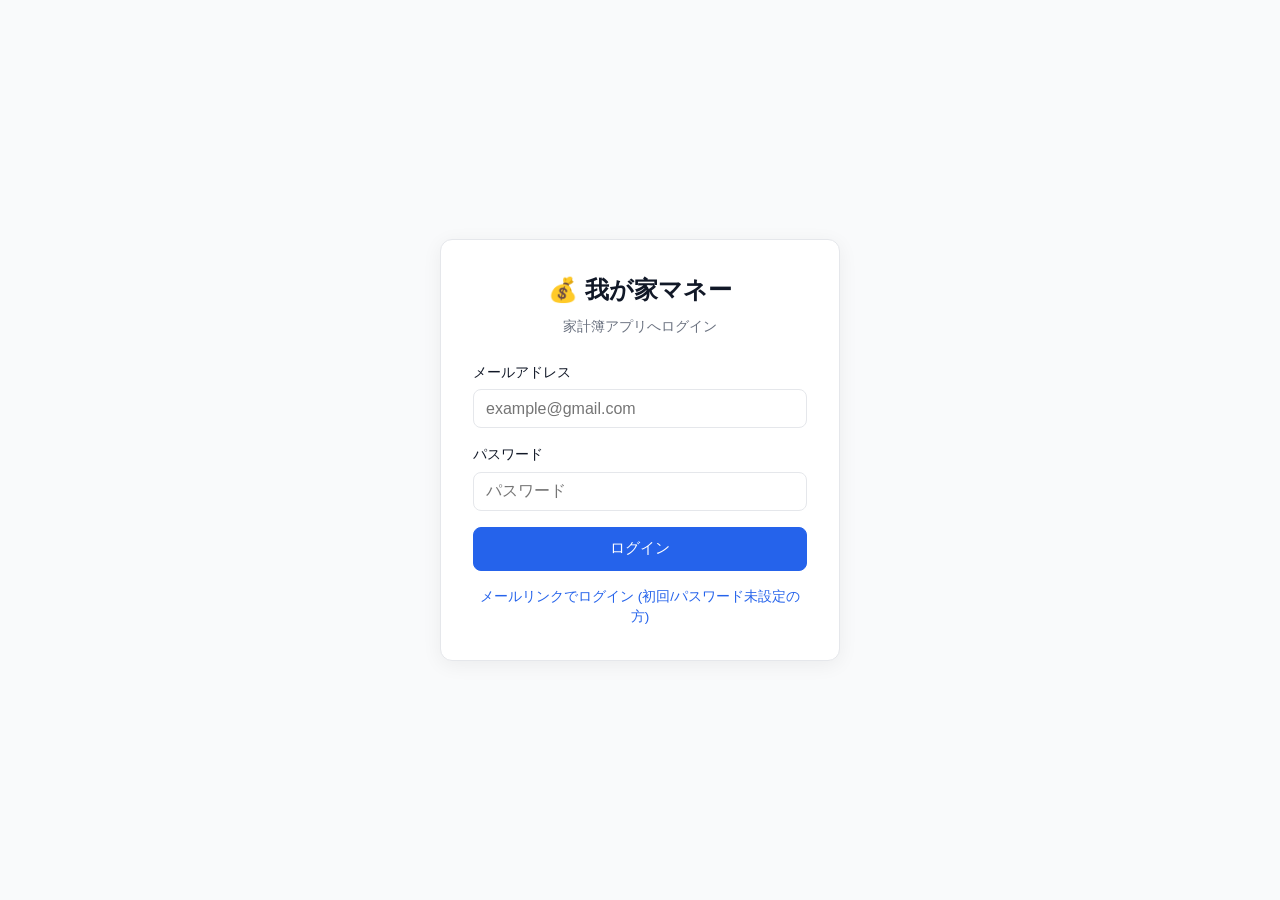
<file: index.html>
<!DOCTYPE html>
<html lang="ja">
<head>
  <meta charset="UTF-8">
  <meta name="viewport" content="width=device-width,initial-scale=1.0">
  <title>ログイン | 我が家マネー</title>
  <link rel="stylesheet" href="/css/styles.css">
  <link rel="manifest" href="/manifest.json">
  <meta name="theme-color" content="#2563eb">
  <link rel="apple-touch-icon" href="/icons/icon-180.png">
  <meta name="apple-mobile-web-app-capable" content="yes">
  <meta name="apple-mobile-web-app-title" content="我が家マネー">
</head>
<body>
  <main class="auth-screen">
    <div class="auth-card">
      <h1 class="auth-title">💰 我が家マネー</h1>
      <p class="auth-subtitle">家計簿アプリへログイン</p>

      <!-- パスワードログイン (デフォルト) -->
      <div id="password-view">
        <form id="password-form">
          <div class="form-group">
            <label class="form-label" for="email">メールアドレス</label>
            <input
              type="email"
              id="email"
              class="form-input"
              required
              autocomplete="username"
              placeholder="example@gmail.com"
            >
          </div>
          <div class="form-group">
            <label class="form-label" for="password">パスワード</label>
            <input
              type="password"
              id="password"
              class="form-input"
              required
              autocomplete="current-password"
              placeholder="パスワード"
            >
          </div>
          <button type="submit" class="btn btn-primary btn-block" id="password-submit-btn">
            ログイン
          </button>
        </form>
        <p style="text-align:center; margin: 1rem 0 0; font-size: 0.85rem;">
          <a href="#" id="to-magic-link">メールリンクでログイン (初回/パスワード未設定の方)</a>
        </p>
      </div>

      <!-- Magic Link ログイン -->
      <div id="login-view" style="display:none;">
        <form id="login-form">
          <div class="form-group">
            <label class="form-label" for="ml-email">メールアドレス</label>
            <input
              type="email"
              id="ml-email"
              class="form-input"
              autocomplete="username"
              placeholder="example@gmail.com"
            >
            <p class="form-help">入力したメールアドレスにログインリンクを送信します</p>
          </div>
          <button type="submit" class="btn btn-primary btn-block" id="submit-btn">
            ログインリンクを送信
          </button>
        </form>
        <p style="text-align:center; margin: 1rem 0 0; font-size: 0.85rem;">
          <a href="#" id="to-password">パスワードでログイン</a>
        </p>
        <p style="margin: 0.75rem 0 0; font-size: 0.78rem; color: var(--text-muted);">
          💡 ログイン後、設定画面でパスワードを登録すると次回からメール不要でログインできます。
        </p>
      </div>

      <div id="sent-view" style="display:none;">
        <div style="text-align:center; padding: 1rem 0;">
          <div style="font-size: 2.5rem;">📧</div>
          <h2 style="margin: 0.5rem 0; font-size: 1.1rem;">メールを送信しました</h2>
          <p style="color: var(--text-muted); font-size: 0.9rem; margin: 0.5rem 0 1.5rem;">
            <span id="sent-email"></span> にログインリンクを送りました。<br>
            メールのリンクをクリックしてログインしてください。
          </p>
          <button type="button" class="btn btn-ghost btn-block" id="back-btn">
            戻る
          </button>
        </div>
      </div>
    </div>
  </main>

  <script type="module">
    import { supabase, getUser } from '/js/supabase.js';
    import { toast, withErrorToast } from '/js/utils.js';

    // 既にログイン済みなら dashboard へ
    (async () => {
      const user = await getUser();
      if (user) window.location.replace('/dashboard.html');
    })();

    const passwordView = document.getElementById('password-view');
    const loginView = document.getElementById('login-view');
    const sentView = document.getElementById('sent-view');

    // 前回使ったメールをプリフィル
    const savedEmail = localStorage.getItem('last_email') || '';
    if (savedEmail) {
      document.getElementById('email').value = savedEmail;
      document.getElementById('ml-email').value = savedEmail;
    }

    function show(view) {
      passwordView.style.display = view === 'password' ? 'block' : 'none';
      loginView.style.display = view === 'magic' ? 'block' : 'none';
      sentView.style.display = view === 'sent' ? 'block' : 'none';
    }

    document.getElementById('to-magic-link').addEventListener('click', (e) => { e.preventDefault(); show('magic'); });
    document.getElementById('to-password').addEventListener('click', (e) => { e.preventDefault(); show('password'); });
    document.getElementById('back-btn').addEventListener('click', () => show('password'));

    // ============ パスワードログイン ============
    const passwordForm = document.getElementById('password-form');
    const passwordSubmitBtn = document.getElementById('password-submit-btn');

    passwordForm.addEventListener('submit', async (e) => {
      e.preventDefault();
      const email = document.getElementById('email').value.trim();
      const password = document.getElementById('password').value;
      if (!email || !password) return;

      passwordSubmitBtn.disabled = true;
      passwordSubmitBtn.innerHTML = '<span class="spinner"></span> ログイン中...';

      const { error } = await supabase.auth.signInWithPassword({ email, password });

      passwordSubmitBtn.disabled = false;
      passwordSubmitBtn.textContent = 'ログイン';

      if (error) {
        console.error(error);
        if (error.message?.includes('Invalid login credentials')) {
          toast('メールアドレスまたはパスワードが違います。パスワード未設定の方は「メールリンクでログイン」を使ってください', 'error');
        } else {
          toast(error.message || 'ログインに失敗しました', 'error');
        }
        return;
      }

      localStorage.setItem('last_email', email);
      window.location.replace('/dashboard.html');
    });

    // ============ Magic Link ============
    const form = document.getElementById('login-form');
    const submitBtn = document.getElementById('submit-btn');
    const sentEmail = document.getElementById('sent-email');

    form.addEventListener('submit', withErrorToast(async (e) => {
      e.preventDefault();
      const email = document.getElementById('ml-email').value.trim();
      if (!email) return;

      submitBtn.disabled = true;
      submitBtn.innerHTML = '<span class="spinner"></span> 送信中...';

      const { error } = await supabase.auth.signInWithOtp({
        email,
        options: {
          emailRedirectTo: window.location.origin + '/dashboard.html',
        },
      });

      submitBtn.disabled = false;
      submitBtn.textContent = 'ログインリンクを送信';

      if (error) throw error;

      localStorage.setItem('last_email', email);
      sentEmail.textContent = email;
      show('sent');
      toast('メールを送信しました', 'success');
    }));
  </script>
</body>
</html>
</file>
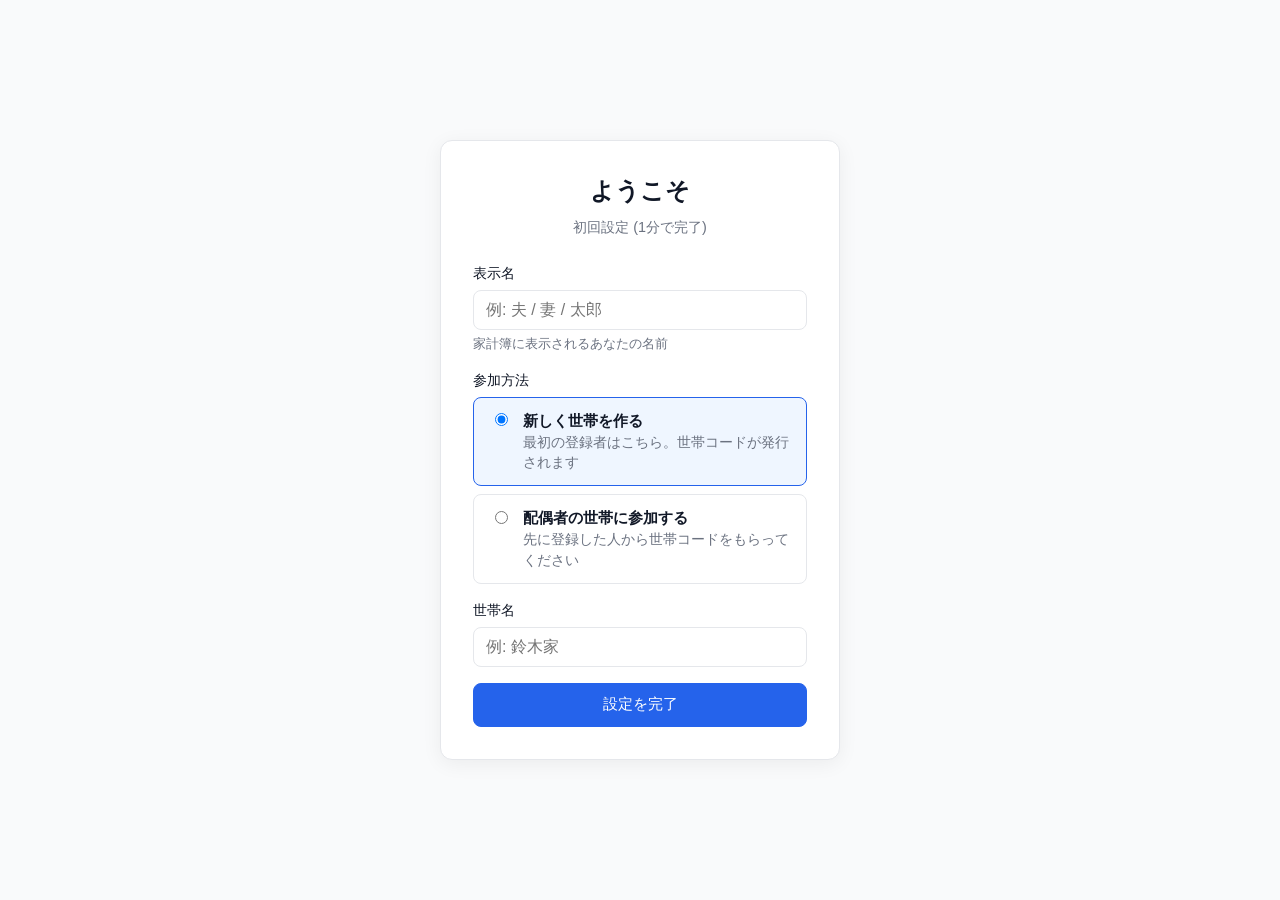
<file: onboarding.html>
<!DOCTYPE html>
<html lang="ja">
<head>
  <meta charset="UTF-8">
  <meta name="viewport" content="width=device-width,initial-scale=1.0">
  <title>初回設定 | 我が家マネー</title>
  <link rel="stylesheet" href="/css/styles.css">
  <link rel="manifest" href="/manifest.json">
  <meta name="theme-color" content="#2563eb">
  <link rel="apple-touch-icon" href="/icons/icon-180.png">
  <meta name="apple-mobile-web-app-capable" content="yes">
  <meta name="apple-mobile-web-app-title" content="我が家マネー">
</head>
<body>
  <main class="auth-screen">
    <div class="auth-card">
      <h1 class="auth-title">ようこそ</h1>
      <p class="auth-subtitle">初回設定 (1分で完了)</p>

      <form id="onboarding-form">
        <div class="form-group">
          <label class="form-label" for="display_name">表示名</label>
          <input
            type="text"
            id="display_name"
            class="form-input"
            required
            placeholder="例: 夫 / 妻 / 太郎"
            maxlength="30"
          >
          <p class="form-help">家計簿に表示されるあなたの名前</p>
        </div>

        <div class="form-group">
          <label class="form-label">参加方法</label>
          <div class="radio-group">
            <label class="radio-option">
              <input type="radio" name="mode" value="create" checked>
              <div>
                <div class="radio-label">新しく世帯を作る</div>
                <div class="radio-desc">最初の登録者はこちら。世帯コードが発行されます</div>
              </div>
            </label>
            <label class="radio-option">
              <input type="radio" name="mode" value="join">
              <div>
                <div class="radio-label">配偶者の世帯に参加する</div>
                <div class="radio-desc">先に登録した人から世帯コードをもらってください</div>
              </div>
            </label>
          </div>
        </div>

        <div class="form-group" id="household-name-group">
          <label class="form-label" for="household_name">世帯名</label>
          <input
            type="text"
            id="household_name"
            class="form-input"
            placeholder="例: 鈴木家"
            maxlength="50"
          >
        </div>

        <div class="form-group" id="invite-code-group" style="display:none;">
          <label class="form-label" for="invite_code">世帯コード</label>
          <input
            type="text"
            id="invite_code"
            class="form-input"
            placeholder="8文字のコード"
            maxlength="8"
            style="text-transform: uppercase; letter-spacing: 0.1em; font-family: monospace;"
          >
          <p class="form-help">配偶者の画面に表示されているコードを入力</p>
        </div>

        <button type="submit" class="btn btn-primary btn-block" id="submit-btn">
          設定を完了
        </button>
      </form>
    </div>
  </main>

  <script type="module">
    import { supabase, getUser, generateInviteCode } from '/js/supabase.js';
    import { toast, withErrorToast } from '/js/utils.js';

    // 認証チェック
    (async () => {
      const user = await getUser();
      if (!user) window.location.replace('/index.html');

      // 既にprofile作成済みなら dashboard へ
      const { data: existing } = await supabase
        .from('profiles')
        .select('id')
        .eq('id', user.id)
        .maybeSingle();
      if (existing) window.location.replace('/dashboard.html');
    })();

    // モード切替
    const modeRadios = document.querySelectorAll('input[name="mode"]');
    const householdNameGroup = document.getElementById('household-name-group');
    const inviteCodeGroup = document.getElementById('invite-code-group');
    modeRadios.forEach(r => r.addEventListener('change', () => {
      const mode = document.querySelector('input[name="mode"]:checked').value;
      householdNameGroup.style.display = mode === 'create' ? 'block' : 'none';
      inviteCodeGroup.style.display = mode === 'join' ? 'block' : 'none';
    }));

    // フォーム送信
    const form = document.getElementById('onboarding-form');
    const submitBtn = document.getElementById('submit-btn');

    form.addEventListener('submit', withErrorToast(async (e) => {
      e.preventDefault();
      const user = await getUser();
      if (!user) return;

      const displayName = document.getElementById('display_name').value.trim();
      if (!displayName) { toast('表示名を入力してください', 'error'); return; }

      const mode = document.querySelector('input[name="mode"]:checked').value;

      submitBtn.disabled = true;
      submitBtn.innerHTML = '<span class="spinner"></span> 処理中...';

      let householdId = null;

      if (mode === 'create') {
        const householdName = document.getElementById('household_name').value.trim() || `${displayName}の世帯`;
        const inviteCode = generateInviteCode();

        const { data: hh, error: hhErr } = await supabase
          .from('households')
          .insert({ name: householdName, invite_code: inviteCode })
          .select()
          .single();
        if (hhErr) throw hhErr;
        householdId = hh.id;
      } else {
        const code = document.getElementById('invite_code').value.trim().toUpperCase();
        if (code.length !== 8) {
          submitBtn.disabled = false;
          submitBtn.textContent = '設定を完了';
          toast('世帯コードは8文字で入力してください', 'error');
          return;
        }
        const { data: hh, error: hhErr } = await supabase
          .from('households')
          .select('id')
          .eq('invite_code', code)
          .maybeSingle();
        if (hhErr) throw hhErr;
        if (!hh) {
          submitBtn.disabled = false;
          submitBtn.textContent = '設定を完了';
          toast('世帯コードが見つかりません', 'error');
          return;
        }
        householdId = hh.id;
      }

      // profile 作成
      const { error: profErr } = await supabase
        .from('profiles')
        .insert({ id: user.id, display_name: displayName, household_id: householdId });
      if (profErr) throw profErr;

      toast('設定が完了しました', 'success');
      setTimeout(() => window.location.replace('/dashboard.html'), 600);
    }));
  </script>
</body>
</html>
</file>
<file: css/styles.css>
/* 家計簿アプリ 共通スタイル */
:root {
  --bg: #f9fafb;
  --bg-card: #ffffff;
  --border: #e5e7eb;
  --text: #111827;
  --text-muted: #6b7280;
  --primary: #2563eb;
  --primary-hover: #1d4ed8;
  --success: #16a34a;
  --danger: #dc2626;
  --warning: #f59e0b;
  --primary-soft: #eff6ff;
  --nav-h: 53px;   /* nav.js が実測値で上書きする */
}

* { box-sizing: border-box; }

html, body {
  margin: 0;
  padding: 0;
  font-family: -apple-system, BlinkMacSystemFont, 'Segoe UI', 'Hiragino Sans', 'Yu Gothic UI', sans-serif;
  background: var(--bg);
  color: var(--text);
  font-size: 16px;
  line-height: 1.5;
}

a { color: var(--primary); text-decoration: none; }
a:hover { text-decoration: underline; }

/* ナビゲーション */
.app-nav {
  background: var(--bg-card);
  border-bottom: 1px solid var(--border);
  padding: 0.75rem 1rem;
  display: flex;
  justify-content: space-between;
  align-items: center;
  position: sticky;
  top: 0;
  z-index: 100;
}
.app-nav .brand {
  font-weight: 700;
  font-size: 1.1rem;
}
.app-nav .nav-links {
  display: flex;
  gap: 1rem;
  align-items: center;
  flex-wrap: wrap;
}
.app-nav .nav-links a {
  color: var(--text-muted);
  font-size: 0.9rem;
  padding: 0.4rem 0.6rem;
  border-radius: 0.4rem;
}
.app-nav .nav-links a:hover {
  background: var(--bg);
  color: var(--text);
  text-decoration: none;
}
.app-nav .nav-links a.active {
  color: var(--primary);
  font-weight: 600;
  background: var(--primary-soft);
}

/* スマホ: 下部タブバー (767px以下で表示。上部のリンクは隠す) */
.tab-bar { display: none; }
@media (max-width: 767px) {
  .app-nav .brand { font-size: 1rem; }
  .app-nav .nav-links a { display: none; }
  .tab-bar {
    display: flex;
    position: fixed;
    left: 0; right: 0; bottom: 0;
    background: var(--bg-card);
    border-top: 1px solid var(--border);
    padding: 0.3rem 0 calc(0.3rem + env(safe-area-inset-bottom));
    z-index: 100;
    box-shadow: 0 -2px 8px rgba(0,0,0,0.04);
  }
  .tab-bar a {
    flex: 1;
    display: flex;
    flex-direction: column;
    align-items: center;
    justify-content: center;
    gap: 2px;
    min-height: 48px;
    font-size: 0.68rem;
    color: var(--text-muted);
    text-decoration: none;
  }
  .tab-bar a .tab-icon { font-size: 1.3rem; line-height: 1; }
  .tab-bar a.active { color: var(--primary); font-weight: 600; }
  .tab-bar a:hover { text-decoration: none; }
  /* タブバーの分だけ下に余白 (nav.js が body に付ける) */
  body.has-tabbar { padding-bottom: calc(64px + env(safe-area-inset-bottom)); }
}

/* レイアウト */
.container {
  max-width: 1280px;
  margin: 0 auto;
  padding: 1rem;
}

@media (min-width: 768px) {
  .container { padding: 2rem; }
}

/* カード */
.card {
  background: var(--bg-card);
  border: 1px solid var(--border);
  border-radius: 0.75rem;
  padding: 1.25rem;
  box-shadow: 0 1px 3px rgba(0,0,0,0.04);
}
.card-title {
  font-size: 0.85rem;
  color: var(--text-muted);
  margin: 0 0 0.5rem 0;
  font-weight: 500;
}
.card-value {
  font-size: 1.75rem;
  font-weight: 700;
  margin: 0;
  letter-spacing: -0.02em;
  font-variant-numeric: tabular-nums;
  overflow-wrap: anywhere;
}
.card-sub {
  font-size: 0.85rem;
  color: var(--text-muted);
  margin-top: 0.25rem;
}
.card-sub.up { color: var(--success); }
.card-sub.down { color: var(--danger); }

/* グリッド */
.grid {
  display: grid;
  gap: 1rem;
}
/* 指標カード(cols-4)はスマホでも 2×2 に。縦に4枚並ぶより一覧性が高い */
.grid.cols-4 { grid-template-columns: repeat(2, 1fr); }
.grid.cols-2 { grid-template-columns: repeat(1, 1fr); }
@media (min-width: 640px)  {
  .grid.cols-2 { grid-template-columns: repeat(2, 1fr); }
}
@media (min-width: 1024px) {
  .grid.cols-4 { grid-template-columns: repeat(4, 1fr); }
}
@media (max-width: 639px) {
  .grid { gap: 0.6rem; }
  .card { padding: 0.9rem 0.85rem; }
  /* 2列に収まるよう金額を少し小さく (インラインの font-size より優先) */
  .card-value { font-size: 1.25rem !important; }
  .card-title { font-size: 0.78rem; }
}

/* フォーム */
.form-group { margin-bottom: 1rem; }
.form-label {
  display: block;
  font-size: 0.875rem;
  font-weight: 500;
  margin-bottom: 0.4rem;
}
.form-input, .form-select {
  width: 100%;
  padding: 0.6rem 0.75rem;
  font-size: 1rem;
  border: 1px solid var(--border);
  border-radius: 0.5rem;
  background: var(--bg-card);
  font-family: inherit;
}

/* number 入力のスピナー(上下矢印)を削除 */
input[type="number"]::-webkit-outer-spin-button,
input[type="number"]::-webkit-inner-spin-button {
  -webkit-appearance: none;
  margin: 0;
}
input[type="number"] {
  -moz-appearance: textfield;
  appearance: textfield;
}
.form-input:focus, .form-select:focus {
  outline: 2px solid var(--primary);
  outline-offset: -1px;
  border-color: var(--primary);
}
.form-help {
  font-size: 0.8rem;
  color: var(--text-muted);
  margin-top: 0.3rem;
}

/* ボタン */
.btn {
  display: inline-flex;
  align-items: center;
  justify-content: center;
  gap: 0.4rem;
  padding: 0.6rem 1.1rem;
  font-size: 0.95rem;
  font-weight: 500;
  border: 1px solid transparent;
  border-radius: 0.5rem;
  cursor: pointer;
  background: var(--bg-card);
  color: var(--text);
  font-family: inherit;
  min-height: 44px;
  transition: background 0.15s, color 0.15s;
}
.btn:hover { background: var(--bg); }
.btn:disabled { opacity: 0.5; cursor: not-allowed; }
.btn.btn-primary {
  background: var(--primary);
  color: white;
  border-color: var(--primary);
}
.btn.btn-primary:hover { background: var(--primary-hover); }
.btn.btn-block { width: 100%; }
.btn.btn-ghost { background: transparent; border-color: var(--border); }
.btn.btn-danger { background: var(--danger); color: white; border-color: var(--danger); }
.btn.btn-danger:hover { background: #b91c1c; }
.btn.btn-sm { padding: 0.35rem 0.7rem; font-size: 0.85rem; min-height: 32px; }

/* ローディング/空状態 */
.loading, .empty-state {
  text-align: center;
  padding: 3rem 1rem;
  color: var(--text-muted);
}
.empty-state h3 { margin: 0 0 0.5rem; color: var(--text); }
.empty-state p { margin: 0 0 1rem; }

.spinner {
  display: inline-block;
  width: 1.25rem;
  height: 1.25rem;
  border: 2px solid var(--border);
  border-top-color: var(--primary);
  border-radius: 50%;
  animation: spin 0.8s linear infinite;
}
@keyframes spin { to { transform: rotate(360deg); } }

/* ログイン画面センタリング */
.auth-screen {
  min-height: 100vh;
  display: flex;
  align-items: center;
  justify-content: center;
  padding: 1rem;
}
.auth-card {
  background: var(--bg-card);
  border: 1px solid var(--border);
  border-radius: 0.75rem;
  padding: 2rem;
  width: 100%;
  max-width: 400px;
  box-shadow: 0 4px 20px rgba(0,0,0,0.06);
}
.auth-title {
  font-size: 1.5rem;
  font-weight: 700;
  margin: 0 0 0.5rem;
  text-align: center;
}
.auth-subtitle {
  text-align: center;
  color: var(--text-muted);
  margin: 0 0 1.5rem;
  font-size: 0.9rem;
}

/* セクション */
.section-title {
  font-size: 1.05rem;
  font-weight: 700;
  margin: 1.75rem 0 0.75rem;
  padding-left: 0.6rem;
  border-left: 3px solid var(--primary);
  line-height: 1.3;
}

.chart-container {
  position: relative;
  height: 320px;
  width: 100%;
}

/* テーブル */
.table-wrap { overflow-x: auto; }
.table {
  width: 100%;
  border-collapse: collapse;
}
.table th, .table td {
  padding: 0.6rem 0.75rem;
  text-align: left;
  border-bottom: 1px solid var(--border);
  font-size: 0.9rem;
}
.table th {
  font-weight: 600;
  color: var(--text-muted);
  background: var(--bg);
  font-size: 0.8rem;
  white-space: nowrap;
}
.table .num { text-align: right; font-variant-numeric: tabular-nums; }
.table tbody tr:hover { background: #fafbfc; }

/* radio group */
.radio-group { display: flex; flex-direction: column; gap: 0.5rem; }
.radio-option {
  border: 1px solid var(--border);
  border-radius: 0.5rem;
  padding: 0.75rem 1rem;
  cursor: pointer;
  display: flex;
  gap: 0.75rem;
  align-items: flex-start;
}
.radio-option:has(input:checked) {
  border-color: var(--primary);
  background: #eff6ff;
}
.radio-option input { margin-top: 0.2rem; }
.radio-option .radio-label { font-weight: 600; font-size: 0.95rem; }
.radio-option .radio-desc { font-size: 0.85rem; color: var(--text-muted); }

/* モーダル */
.modal-backdrop {
  position: fixed;
  inset: 0;
  background: rgba(0,0,0,0.5);
  display: flex;
  align-items: center;
  justify-content: center;
  z-index: 1000;
  padding: 1rem;
}
.modal {
  background: var(--bg-card);
  border-radius: 0.75rem;
  width: 100%;
  max-width: 500px;
  max-height: 90vh;
  overflow-y: auto;
  padding: 1.5rem;
  box-shadow: 0 20px 50px rgba(0,0,0,0.2);
}
.modal-large { max-width: 800px; }
.modal-title {
  font-size: 1.2rem;
  font-weight: 700;
  margin: 0 0 0.5rem;
}
.modal-actions {
  display: flex;
  gap: 0.5rem;
  justify-content: flex-end;
  margin-top: 1.25rem;
  flex-wrap: wrap;
}

/* ファイルドロップゾーン */
.dropzone {
  border: 2px dashed var(--border);
  border-radius: 0.75rem;
  padding: 2.5rem 1rem;
  text-align: center;
  cursor: pointer;
  transition: background 0.15s, border-color 0.15s;
}
.dropzone:hover, .dropzone.dragover {
  border-color: var(--primary);
  background: #eff6ff;
}
.dropzone p { margin: 0.5rem 0; color: var(--text-muted); }

/* タブ */
.tabs {
  display: flex;
  gap: 0.25rem;
  border-bottom: 1px solid var(--border);
  margin-bottom: 1rem;
  overflow-x: auto;
}
.tab-btn {
  padding: 0.6rem 1rem;
  font-size: 0.95rem;
  background: transparent;
  border: none;
  border-bottom: 2px solid transparent;
  cursor: pointer;
  color: var(--text-muted);
  font-family: inherit;
  white-space: nowrap;
}
.tab-btn.active {
  color: var(--primary);
  border-bottom-color: var(--primary);
  font-weight: 600;
}

/* バッジ */
.badge {
  display: inline-block;
  padding: 0.15rem 0.55rem;
  border-radius: 1rem;
  font-size: 0.75rem;
  font-weight: 500;
  background: var(--bg);
  color: var(--text-muted);
}
.badge.bank { background: #dbeafe; color: #1e40af; }
.badge.jp_stock { background: #fee2e2; color: #991b1b; }
.badge.foreign_stock { background: #fef3c7; color: #92400e; }
.badge.insurance { background: #d1fae5; color: #065f46; }
.badge.mutual_fund { background: #ede9fe; color: #5b21b6; }
.badge.pension { background: #e0e7ff; color: #3730a3; }
.badge.other { background: var(--bg); }

/* 進捗バー */
.progress {
  width: 100%;
  height: 0.5rem;
  background: var(--bg);
  border-radius: 0.25rem;
  overflow: hidden;
}
.progress-bar {
  height: 100%;
  background: var(--primary);
  transition: width 0.2s;
}

/* D&D 並び替え */
.drag-handle {
  cursor: grab;
  color: var(--text-muted);
  user-select: none;
  padding: 0.3rem 0.5rem;
  font-size: 1rem;
  display: inline-block;
}
.drag-handle:hover { color: var(--text); }
.drag-handle:active { cursor: grabbing; }
.sortable-ghost {
  opacity: 0.4;
  background: #eff6ff;
}
.sortable-chosen { background: #fafbfc; }
.sortable-drag { background: var(--bg-card); box-shadow: 0 4px 12px rgba(0,0,0,0.15); }

/* 外貨セル */
.fx-cell { display: flex; flex-direction: column; gap: 2px; align-items: flex-end; }
.fx-cell .fx-input { max-width: 130px; padding: 0.4rem 0.5rem; font-size: 0.9rem; text-align: right; }
.fx-cell .fx-result { font-size: 0.75rem; color: var(--text-muted); font-variant-numeric: tabular-nums; }
.fx-rate-cell { background: #fff7ed; }

/* sticky ツールバー (月次入力など) */
.sticky-toolbar {
  position: sticky;
  top: var(--nav-h, 53px);  /* ナビゲーションの真下 (実高さは nav.js が設定) */
  background: var(--bg-card);
  border-bottom: 1px solid var(--border);
  padding: 0.75rem 1rem;
  margin: -1rem -1rem 1rem -1rem;
  z-index: 50;
  display: flex;
  justify-content: space-between;
  align-items: center;
  gap: 0.5rem;
  flex-wrap: wrap;
  box-shadow: 0 2px 4px rgba(0,0,0,0.04);
}
@media (min-width: 768px) {
  .sticky-toolbar {
    margin: -2rem -2rem 1.5rem -2rem;
    padding: 0.85rem 2rem;
  }
}
.sticky-toolbar h1 { margin: 0; font-size: 1.15rem; }

/* ============================================================
   スマホ: テーブルをカード型スタックに変換 (.stacked-mobile)
   各 td に data-label を付けるとラベル付きで縦に積まれる
   ============================================================ */
@media (max-width: 767px) {
  /* ナビは固定解除して、sticky-toolbarを一番上に */
  .app-nav { position: static; }
  .sticky-toolbar { top: 0; }

  /* iOSの自動ズーム防止: フォーカス可能な入力は16px以上 */
  .form-input, .form-select, .fx-cell .fx-input {
    font-size: 16px;
  }

  .stacked-mobile { border-collapse: separate; }
  .stacked-mobile thead { display: none; }
  .stacked-mobile tbody { display: block; }
  .stacked-mobile tr {
    display: block;
    border: 1px solid var(--border);
    border-radius: 0.6rem;
    margin-bottom: 0.75rem;
    padding: 0.6rem 0.8rem;
    background: var(--bg-card);
  }
  .stacked-mobile td {
    display: flex;
    align-items: center;
    justify-content: space-between;
    gap: 0.6rem;
    border: none !important;
    padding: 0.3rem 0;
    font-size: 0.95rem;
  }
  .stacked-mobile td[data-label]::before {
    content: attr(data-label);
    font-size: 0.8rem;
    color: var(--text-muted);
    flex-shrink: 0;
    min-width: 5em;
  }
  /* 入力・セレクトは右側に寄せて十分な幅を確保 */
  .stacked-mobile td .form-input,
  .stacked-mobile td .form-select {
    max-width: 60% !important;
    width: 60%;
    min-width: 140px;
  }
  .stacked-mobile td .fx-cell {
    width: 60%;
    min-width: 140px;
  }
  .stacked-mobile td .fx-cell .fx-input { max-width: 100%; width: 100%; }
  /* ドラッグハンドルセルはスマホでは非表示 (並び替えはPCで) */
  .stacked-mobile .drag-cell { display: none; }
  /* スマホで意味のないセル (円口座のレート"—"など) */
  .stacked-mobile .mob-hide { display: none; }
  /* アクションボタン行 */
  .stacked-mobile .actions-cell {
    justify-content: flex-end;
    padding-top: 0.5rem;
    margin-top: 0.3rem;
    border-top: 1px dashed var(--border) !important;
  }
  /* 行頭の口座名/タイトルセル */
  .stacked-mobile .title-cell {
    font-weight: 600;
    font-size: 1rem;
    padding-bottom: 0.4rem;
  }
}

/* ============================================================
   マトリクス表 (年が横に並ぶキャッシュフロー表)
   1列目(項目名)を固定して横スクロールできる
   ============================================================ */
.matrix-table { border-collapse: separate; border-spacing: 0; white-space: nowrap; }
.matrix-table th, .matrix-table td {
  padding: 0.4rem 0.7rem;
  font-size: 0.85rem;
  /* 縦横の罫線(格子) */
  border-bottom: 1px solid var(--border);
  border-right: 1px solid var(--border);
  font-variant-numeric: tabular-nums;
}
/* 外枠(左端と上端) */
.matrix-table thead th { border-top: 1px solid var(--border); }
.matrix-table tr th.row-head, .matrix-table tr td:first-child { border-left: 1px solid var(--border); }
/* 1列目: 項目名を固定 */
.matrix-table .row-head {
  position: sticky;
  left: 0;
  z-index: 2;
  background: var(--bg-card);
  border-right: 2px solid var(--text-muted);  /* 項目列との区切りを太めに */
  text-align: left;
  font-weight: 600;
  color: var(--text-muted);
  font-size: 0.8rem;
  min-width: 96px;
}
/* ヘッダ行(年)を上に固定 */
.matrix-table thead th {
  position: sticky;
  top: 0;
  z-index: 3;
  background: var(--bg);
  text-align: right;
  font-size: 0.8rem;
  border-bottom: 2px solid var(--text-muted);  /* 見出し行の下を太め */
}
.matrix-table thead th.row-head { z-index: 4; background: var(--bg); }
.matrix-table td { text-align: right; }
/* 縞模様で行を追いやすく */
.matrix-table tbody tr:nth-child(even) td { background: #fafbfc; }
.matrix-table tbody tr:nth-child(even) .row-head { background: #f4f6f8; }
/* 節目の行を強調 (ゼブラより詳細度を上げて確実に勝たせる) */
.matrix-table tr.emphasis td, .matrix-table tr.emphasis .row-head { font-weight: 700; }
.matrix-table tbody tr.emphasis td { background: #eff6ff; }
.matrix-table tbody tr.emphasis .row-head { background: #e6effe; }
.matrix-table tr.section-gap td, .matrix-table tr.section-gap .row-head {
  border-top: 2px solid var(--text-muted);
}
.matrix-table td.neg { color: var(--danger); }
.matrix-table td.pos { color: var(--success); }
/* メモ行は左寄せ・折り返さない */
.matrix-table tr.memo-row td { text-align: left; font-size: 0.75rem; color: var(--text-muted); }

/* 未保存インジケーター */
.btn-dirty {
  position: relative;
  box-shadow: 0 0 0 0 rgba(245, 158, 11, 0.6);
  animation: dirty-pulse 1.6s ease-in-out infinite;
}
.btn-dirty::after {
  content: '';
  position: absolute;
  top: 4px;
  right: 4px;
  width: 9px;
  height: 9px;
  background: #f59e0b;
  border-radius: 50%;
  border: 2px solid var(--bg-card);
}
@keyframes dirty-pulse {
  0%, 100% { box-shadow: 0 0 0 0 rgba(245, 158, 11, 0.5); }
  50%      { box-shadow: 0 0 0 6px rgba(245, 158, 11, 0); }
}

/* 金額入力の横に出す短縮表示 (例: = ¥1,600万) */
.yen-hint {
  font-weight: 400;
  color: var(--text-muted);
  font-size: 0.8rem;
  margin-left: 0.4rem;
  font-variant-numeric: tabular-nums;
}

/* ライフプラン上部の結果サマリー */
.summary-strip .card-value { font-size: 1.3rem; }
.summary-strip .card-title { margin-bottom: 0.2rem; }
.summary-strip .card-sub { font-size: 0.78rem; }

/* 年別表の見出しにイベントマーク (退職 / 年金 / 一括返済) */
.matrix-table thead th.milestone { background: var(--primary-soft); }
.matrix-table thead th .mark {
  display: block;
  font-size: 0.62rem;
  color: var(--primary);
  font-weight: 700;
  line-height: 1.1;
  margin-top: 1px;
}

/* キーボード操作時のフォーカスを見やすく */
.btn:focus-visible, .tab-bar a:focus-visible, .app-nav .nav-links a:focus-visible {
  outline: 2px solid var(--primary);
  outline-offset: 2px;
}
.form-input:hover, .form-select:hover { border-color: #cbd5e1; }

/* 月次入力: 評価額の下に含み益を縦に並べる (スマホのカード表示でも崩れないように) */
.cell-stack { display: flex; flex-direction: column; align-items: flex-end; gap: 2px; }
.pnl-wrap { display: flex; align-items: center; gap: 3px; margin-top: 2px; }
.pnl-wrap .pnl-input {
  text-align: right;
  max-width: 130px;
  font-size: 0.8rem;
  padding: 0.25rem 0.5rem;
  min-height: 28px;
}
.pnl-wrap .pnl-input.is-loss { color: var(--danger); font-weight: 600; }
.pnl-sign {
  flex-shrink: 0;
  width: 28px; height: 28px;
  padding: 0;
  border: 1px solid var(--border);
  border-radius: 0.4rem;
  background: var(--bg-card);
  color: var(--text-muted);
  font-size: 0.95rem;
  line-height: 1;
  cursor: pointer;
  font-family: inherit;
}
.pnl-sign:hover { background: var(--bg); color: var(--text); }
@media (max-width: 767px) {
  .stacked-mobile td .cell-stack { width: 60%; min-width: 140px; }
  .stacked-mobile td .cell-stack .form-input { width: 100%; max-width: 100% !important; min-width: 0; }
  .stacked-mobile td .pnl-wrap { width: 100%; }
  .stacked-mobile td .pnl-wrap .pnl-input { font-size: 16px; }  /* iOS ズーム防止 */
  .pnl-sign { width: 36px; height: 36px; font-size: 1.1rem; }
}

/* ライフプラン: 住宅ローンのしわ寄せチェック */
.loan-check {
  border: 1px solid var(--border);
  border-radius: 0.6rem;
  padding: 0.7rem 0.85rem;
  margin-bottom: 0.5rem;
  font-size: 0.88rem;
}
.loan-check.warn { background: #fef2f2; border-color: #fecaca; }
.loan-check.ok   { background: #f0fdf4; border-color: #bbf7d0; }
.loan-check.info { background: var(--bg); }
.loan-check .solve-opts { display: grid; gap: 0.4rem; margin-top: 0.55rem; }
.loan-check .solve-opt {
  display: flex; justify-content: space-between; align-items: center; gap: 0.6rem;
  background: var(--bg-card); border: 1px solid var(--border); border-radius: 0.5rem;
  padding: 0.5rem 0.65rem;
}
.loan-check .solve-opt small { color: var(--text-muted); }
.loan-check .solve-opt .btn { flex-shrink: 0; }
.loan-check .hint { margin-top: 0.5rem; font-size: 0.78rem; color: var(--text-muted); }
.kv { display: flex; justify-content: space-between; gap: 0.5rem; font-variant-numeric: tabular-nums; }
.kv > span:first-child { color: var(--text-muted); }
/* ローン表の「5年ルール」セル: チェックの下に次回見直し月 */
.five-cell { display: flex; flex-direction: column; gap: 3px; align-items: flex-start; }
.five-chk { display: inline-flex; align-items: center; gap: 0.3rem; font-size: 0.85rem; white-space: nowrap; cursor: pointer; }
@media (max-width: 767px) {
  .stacked-mobile td .five-cell { width: 60%; min-width: 140px; align-items: flex-end; }
  .stacked-mobile td .five-cell .form-input,
  .stacked-mobile td .five-cell .form-select { width: 100%; max-width: 100% !important; min-width: 0 !important; }
}
/* PC: ローン表・繰上げ表の入力が潰れて数字が途切れないよう最小幅を確保 (狭ければ表ごと横スクロール) */
@media (min-width: 768px) {
  .loan-row .ln-bal, .pp-row .pp-amount { min-width: 130px; }
  .loan-row .ln-rate { min-width: 80px; }
  .loan-row .ln-monthly { min-width: 110px; }
  .loan-row .ln-final, .loan-row .ln-review { min-width: 150px; }
  .pp-row .pp-from, .pp-row .pp-to { min-width: 90px; }
}
.ln-final-pay .sub { display: block; font-size: 0.72rem; color: var(--text-muted); white-space: nowrap; }
/* スマホのカード表示: 数字列(.num)の右寄せがラベルにまで効いて字下げに見えるのを防ぐ */
@media (max-width: 767px) {
  .stacked-mobile td[data-label]::before { text-align: left; }
}
/* 入力欄の下に置く小さなチェック (例: 積立を現預金から払う) */
.inline-chk { display: flex; align-items: center; gap: 0.35rem; font-size: 0.82rem; margin-top: 0.4rem; cursor: pointer; }

/* ============================================================
   折りたたみカード (ライフプラン)
   閉じていても見出しの横に要点 (.collapse-sum) を出す
   ============================================================ */
.collapse-toolbar { display: flex; justify-content: space-between; align-items: center; gap: 0.5rem; flex-wrap: wrap; margin: 0 0 0.6rem; }
.card.collapsible { padding: 0; margin-bottom: 0.6rem !important; }
.collapse-head {
  display: flex; align-items: center; gap: 0.75rem;
  width: 100%; padding: 0.9rem 1.25rem;
  background: none; border: 0; border-radius: 0.75rem;
  font: inherit; color: inherit; text-align: left; cursor: pointer;
}
.collapse-head:hover { background: var(--bg); }
.collapse-head:focus-visible { outline: 2px solid var(--primary); outline-offset: -2px; }
.collapse-title { font-weight: 700; font-size: 1rem; white-space: nowrap; }
.collapse-sum {
  flex: 1; min-width: 0; text-align: right;
  font-size: 0.82rem; color: var(--text-muted);
  white-space: nowrap; overflow: hidden; text-overflow: ellipsis;
}
.collapse-sum .warn { color: var(--danger); font-weight: 600; }
.collapse-chev::before { content: '▾'; display: inline-block; color: var(--text-muted); transition: transform 0.15s; }
.collapsible.collapsed .collapse-chev::before { transform: rotate(-90deg); }
.collapse-body { padding: 0 1.25rem 1.25rem; }
.collapse-tools { display: flex; justify-content: flex-end; margin: 0 0 0.4rem; }
.collapsible.collapsed .collapse-body { display: none; }
/* 開いているときは中身が見えるので要点は隠す (しわ寄せの警告は中にも出ている) */
.collapsible:not(.collapsed) .collapse-sum { visibility: hidden; }
@media (max-width: 639px) {
  .collapse-head { flex-wrap: wrap; padding: 0.8rem 0.85rem; row-gap: 0.15rem; }
  .collapse-title { flex: 1; }
  .collapse-sum { order: 3; flex-basis: 100%; text-align: left; white-space: normal; }
  .collapsible:not(.collapsed) .collapse-sum { display: none; }
  .collapse-body { padding: 0 0.85rem 0.9rem; }
}

/* ホーム: 純資産 (住宅ローン差引後) をいちばん目立たせる */
.networth-card { border-left: 4px solid var(--primary); }
.networth-card .card-value { font-size: 2rem; }
@media (max-width: 639px) { .networth-card .card-value { font-size: 1.6rem !important; } }
/* ライフプラン: 現在残高の下の「◯月時点。今は約 ¥…」 */
.ln-bal-note { font-size: 0.72rem; color: var(--text-muted); white-space: nowrap; }
</file>
